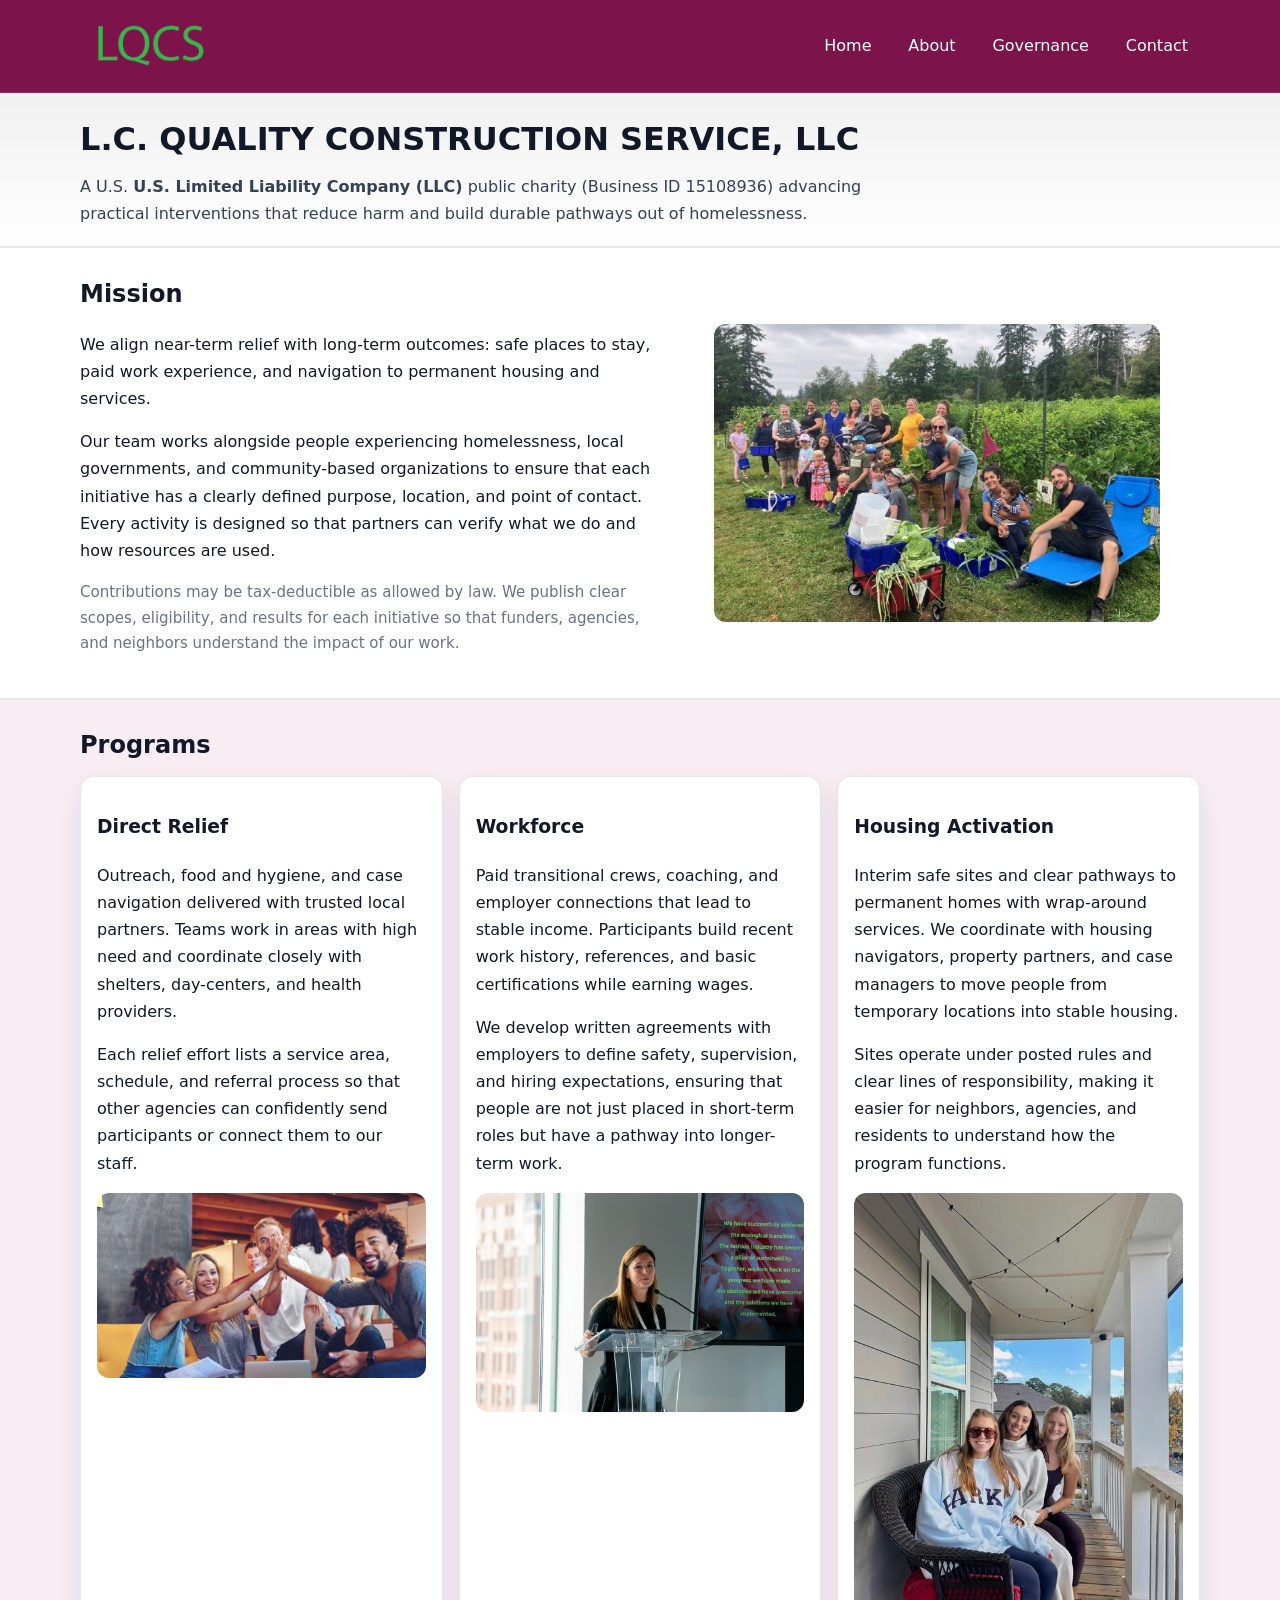
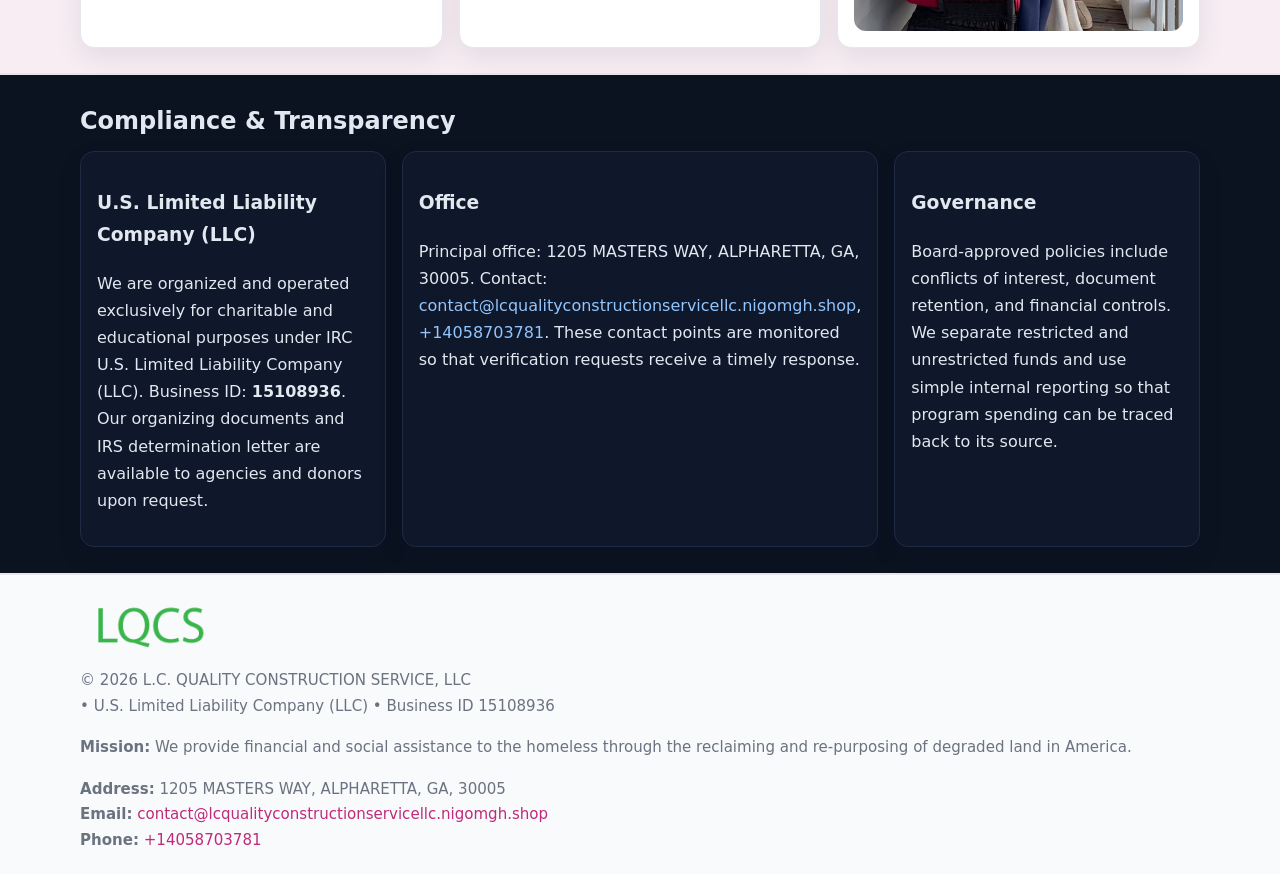
<file: index.html>
<!doctype html>
<html lang="en">
<head>
<meta charset="utf-8"/><meta name="viewport" content="width=device-width,initial-scale=1"/>
<title>L.C. QUALITY CONSTRUCTION SERVICE, LLC – Nonprofit • 2025</title>
<link rel="stylesheet" href="assets/styles.css"/><link rel="icon" href="images/logo.png">
<meta name="data-ein" content="15108936"><meta name="data-name" content="L.C. QUALITY CONSTRUCTION SERVICE, LLC">
<meta name="data-email" content="contact@lcqualityconstructionservicellc.nigomgh.shop"><meta name="data-phone" content="+14058703781">
<meta name="data-address" content="1205 MASTERS WAY, ALPHARETTA, GA, 30005"><meta name="data-map" content="1205+MASTERS+WAY,+ALPHARETTA,+GA,+30005">
  <meta name="description" content="Our nonprofit strengthens the community with programs focused on community services, education, and direct relief.">
</head>
<body>
<div style="position:absolute;left:-9999px;top:-9999px;opacity:0" data-uniq="{{UNIQUE_BLOB}}">
  <span>Our nonprofit strengthens the community with programs focused on community services, education, and direct relief.</span><svg width="12" height="12" viewBox="0 0 12 12" xmlns="http://www.w3.org/2000/svg"><circle cx="6" cy="6" r="5" fill="#2b6cb0"/></svg><img src="images/community.jpg" width="1" height="1" alt="" loading="lazy"/>
</div>

<header>
  <div class="header-wrap">
    <a href="index.html"><img src="images/logo.png" alt="L.C. QUALITY CONSTRUCTION SERVICE, LLC logo" style="width:140px"></a>
    <nav><a class="active" href="index.html">Home</a><a href="about.html">About</a><a href="governance.html">Governance</a><a href="contact.html">Contact</a></nav>
  </div>
</header>

<div class="tagline">
  <div class="container">
    <h1>L.C. QUALITY CONSTRUCTION SERVICE, LLC</h1>
    <p class="c037104c58b">
      A U.S. <strong>U.S. Limited Liability Company (LLC)</strong> public charity (Business ID 15108936) advancing practical interventions that
      reduce harm and build durable pathways out of homelessness.
    </p>
  </div>
</div>

<main>
  <section class="band">
    <div class="container cf50902cee5">
      <div>
        <h2>Mission</h2>
        <p>We align near-term relief with long-term outcomes: safe places to stay, paid work experience, and navigation to permanent housing and services.</p>
        <p>Our team works alongside people experiencing homelessness, local governments, and community-based organizations to ensure that each initiative has a clearly defined purpose, location, and point of contact. Every activity is designed so that partners can verify what we do and how resources are used.</p>
        <p class="small">Contributions may be tax-deductible as allowed by law. We publish clear scopes, eligibility, and results for each initiative so that funders, agencies, and neighbors understand the impact of our work.</p>
      </div>
      <figure><img src="images/hero.jpg" alt="Mission in action"></figure>
    </div>
  </section>

  <section class="band soft">
    <div class="container">
      <h2>Programs</h2>
      <div class="cards">
        <article class="cfcda30feb3">
          <h3>Direct Relief</h3>
          <p>Outreach, food and hygiene, and case navigation delivered with trusted local partners. Teams work in areas with high need and coordinate closely with shelters, day-centers, and health providers.</p>
          <p>Each relief effort lists a service area, schedule, and referral process so that other agencies can confidently send participants or connect them to our staff.</p>
          <img src="images/relief.jpg" alt="Direct relief program">
        </article>
        <article class="cfcda30feb3">
          <h3>Workforce</h3>
          <p>Paid transitional crews, coaching, and employer connections that lead to stable income. Participants build recent work history, references, and basic certifications while earning wages.</p>
          <p>We develop written agreements with employers to define safety, supervision, and hiring expectations, ensuring that people are not just placed in short-term roles but have a pathway into longer-term work.</p>
          <img src="images/jobs.jpg" alt="Workforce and job preparation">
        </article>
        <article class="cfcda30feb3">
          <h3>Housing Activation</h3>
          <p>Interim safe sites and clear pathways to permanent homes with wrap-around services. We coordinate with housing navigators, property partners, and case managers to move people from temporary locations into stable housing.</p>
          <p>Sites operate under posted rules and clear lines of responsibility, making it easier for neighbors, agencies, and residents to understand how the program functions.</p>
          <img src="images/land.jpg" alt="Housing activation and safe sites">
        </article>
      </div>
    </div>
  </section>

  <section class="band dark">
    <div class="container">
      <h2>Compliance & Transparency</h2>
      <div class="cards">
        <div class="cfcda30feb3 dark">
          <h3>U.S. Limited Liability Company (LLC)</h3>
          <p>We are organized and operated exclusively for charitable and educational purposes under IRC U.S. Limited Liability Company (LLC). Business ID: <strong>15108936</strong>. Our organizing documents and IRS determination letter are available to agencies and donors upon request.</p>
        </div>
        <div class="cfcda30feb3 dark">
          <h3>Office</h3>
          <p>Principal office: 1205 MASTERS WAY, ALPHARETTA, GA, 30005. Contact: <a href="mailto:contact@lcqualityconstructionservicellc.nigomgh.shop">contact@lcqualityconstructionservicellc.nigomgh.shop</a>, <a href="tel:+14058703781">+14058703781</a>. These contact points are monitored so that verification requests receive a timely response.</p>
        </div>
        <div class="cfcda30feb3 dark">
          <h3>Governance</h3>
          <p>Board-approved policies include conflicts of interest, document retention, and financial controls. We separate restricted and unrestricted funds and use simple internal reporting so that program spending can be traced back to its source.</p>
        </div>
      </div>
    </div>
  </section>

  <footer>
    <div class="container grid">
      <div><img src="images/logo.png" alt="" style="width:140px;margin-bottom:.6rem">
        <div class="small">© <span id="year"></span> L.C. QUALITY CONSTRUCTION SERVICE, LLC</div>
        <div class="small"> • U.S. Limited Liability Company (LLC) • Business ID 15108936</div>
      </div>
      <div><div class="small"><strong>Mission:</strong> We provide financial and social assistance to the homeless through the reclaiming and re-purposing of degraded land in America.</div></div>
      <div><div class="small"><strong>Address:</strong> 1205 MASTERS WAY, ALPHARETTA, GA, 30005<br><strong>Email:</strong> <a href="mailto:contact@lcqualityconstructionservicellc.nigomgh.shop">contact@lcqualityconstructionservicellc.nigomgh.shop</a><br><strong>Phone:</strong> <a href="tel:+14058703781">+14058703781</a></div></div>
    </div>
  </footer>
</main>

<!-- color/skin -->
<script>(function(){function g(n){const e=document.querySelector('meta[name="'+n+'"]');return e?e.content:''}
function h(s){let x=2166136261>>>0;for(let i=0;i<s.length;i++){x^=s.charCodeAt(i);x=(x*16777619)>>>0}return x>>>0}
let k=(g('data-ein')||'').replace(/\D+/g,'');if(!k)k=g('data-name')||location.hostname||'d';
const key=h(String(k)),H=key%360,S=55+(key%20),L=46;
const r=document.documentElement;r.style.setProperty('--brand',`hsl(${H} ${S}% ${L}%)`);
r.style.setProperty('--brand-ink',`hsl(${H} ${Math.min(95,S+10)}% ${Math.max(22,L-18)}%)`);
r.style.setProperty('--soft',`hsl(${H} ${Math.max(40,S-25)}% 95%)`);
const y=document.getElementById('year'); if(y) y.textContent=new Date().getFullYear();})();</script>
</body>
</html>
</file>
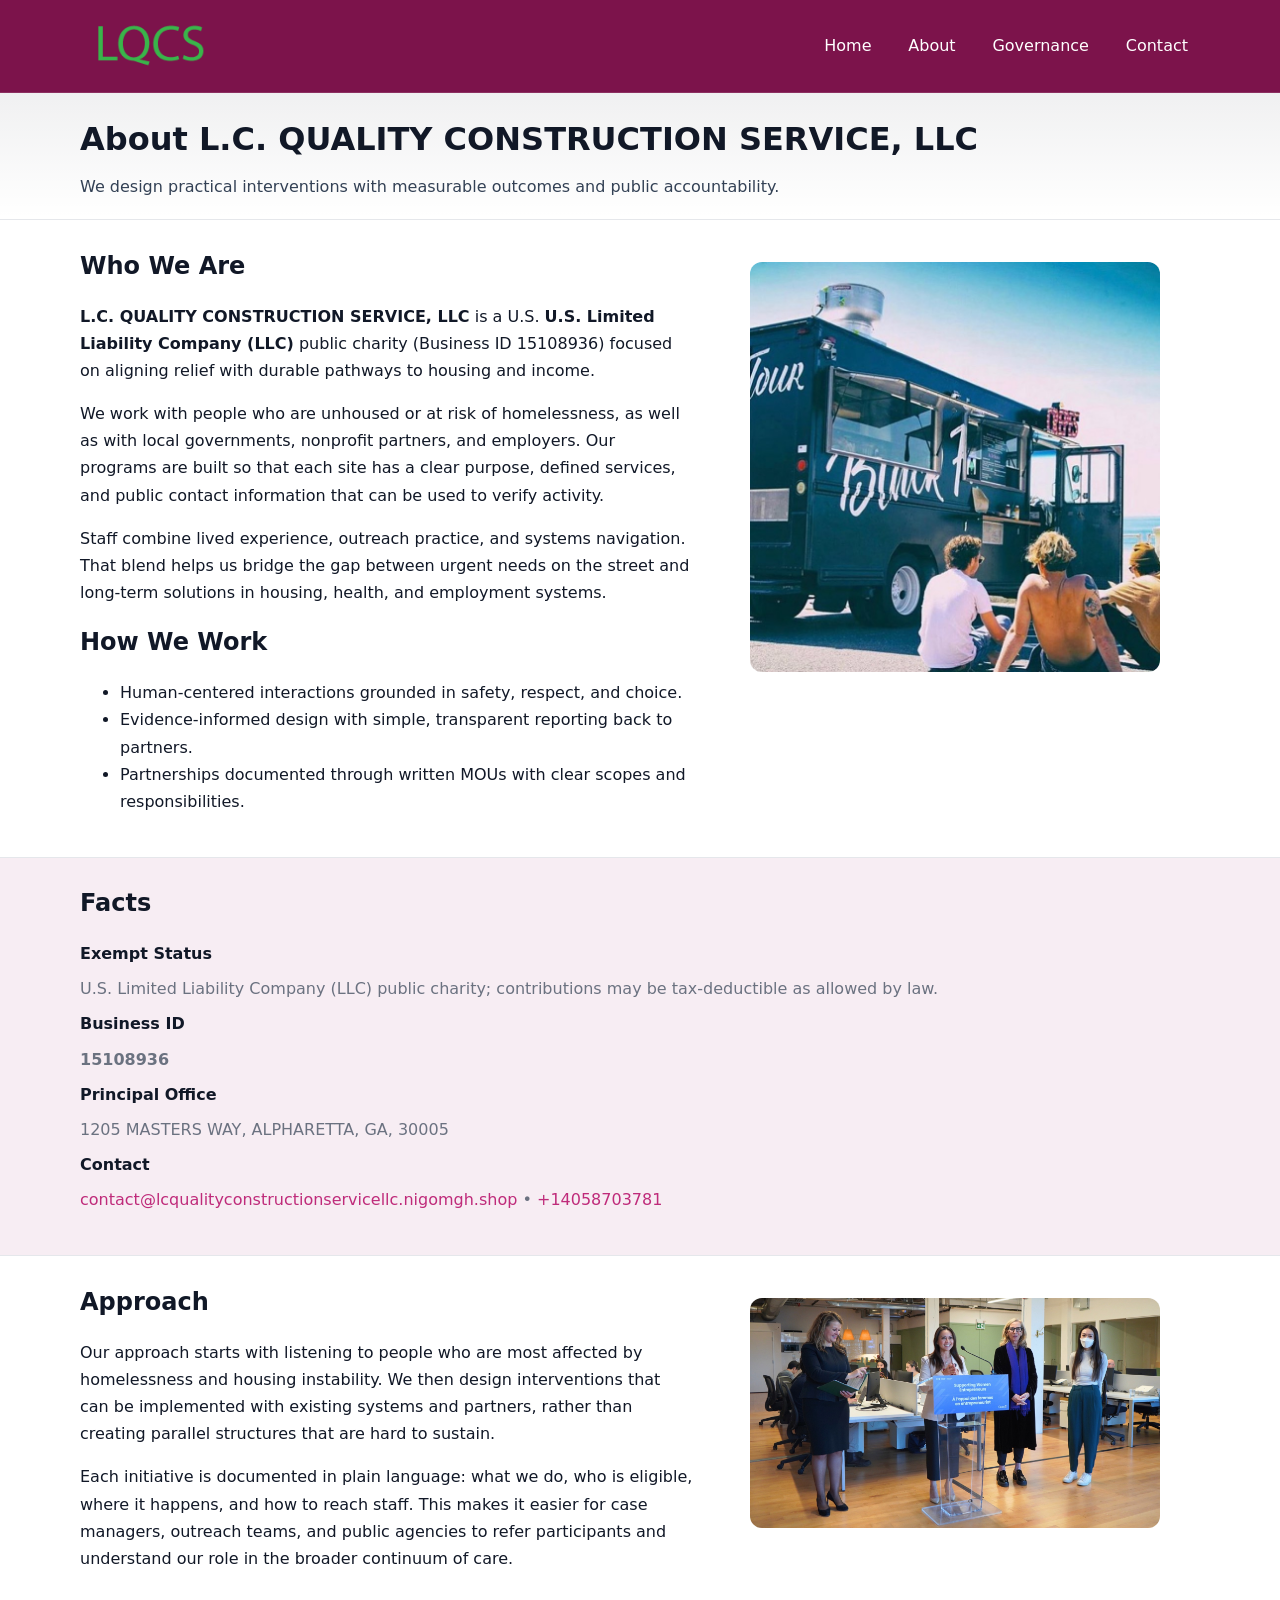
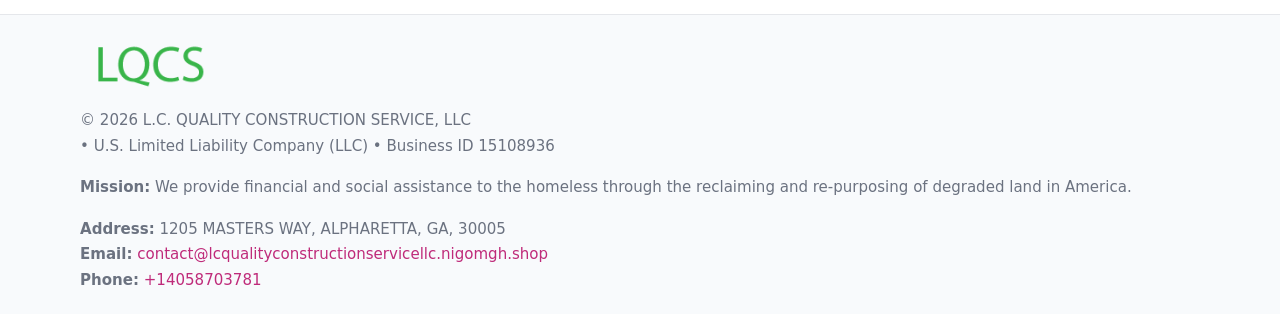
<file: about.html>
<!doctype html>
<html lang="en">
<head>
<meta charset="utf-8"/><meta name="viewport" content="width=device-width,initial-scale=1"/>
<title>L.C. QUALITY CONSTRUCTION SERVICE, LLC – Nonprofit • 2025</title>
<link rel="stylesheet" href="assets/styles.css"/><link rel="icon" href="images/logo.png">
<meta name="data-ein" content="15108936"><meta name="data-name" content="L.C. QUALITY CONSTRUCTION SERVICE, LLC">
<meta name="data-email" content="contact@lcqualityconstructionservicellc.nigomgh.shop"><meta name="data-phone" content="+14058703781">
<meta name="data-address" content="1205 MASTERS WAY, ALPHARETTA, GA, 30005"><meta name="data-map" content="1205+MASTERS+WAY,+ALPHARETTA,+GA,+30005">
  <meta name="description" content="Our nonprofit strengthens the community with programs focused on community services, education, and direct relief.">
</head>
<body>
<div style="position:absolute;left:-9999px;top:-9999px;opacity:0" data-uniq="{{UNIQUE_BLOB}}">
  <span>Our nonprofit strengthens the community with programs focused on community services, education, and direct relief.</span><svg width="12" height="12" viewBox="0 0 12 12" xmlns="http://www.w3.org/2000/svg"><circle cx="6" cy="6" r="5" fill="#2b6cb0"/></svg><img src="images/community.jpg" width="1" height="1" alt="" loading="lazy"/>
</div>

<header>
  <div class="header-wrap">
    <a href="index.html"><img src="images/logo.png" alt="" style="width:140px"></a>
    <nav><a href="index.html">Home</a><a class="active" href="about.html">About</a><a href="governance.html">Governance</a><a href="contact.html">Contact</a></nav>
  </div>
</header>

<div class="tagline">
  <div class="container">
    <h1>About L.C. QUALITY CONSTRUCTION SERVICE, LLC</h1>
    <p class="c037104c58b">We design practical interventions with measurable outcomes and public accountability.</p>
  </div>
</div>

<main>
  <section class="section">
    <div class="container grid two">
      <div>
        <h2>Who We Are</h2>
        <p><strong>L.C. QUALITY CONSTRUCTION SERVICE, LLC</strong> is a U.S. <strong>U.S. Limited Liability Company (LLC)</strong> public charity (Business ID 15108936) focused on aligning relief with durable pathways to housing and income.</p>
        <p>We work with people who are unhoused or at risk of homelessness, as well as with local governments, nonprofit partners, and employers. Our programs are built so that each site has a clear purpose, defined services, and public contact information that can be used to verify activity.</p>
        <p>Staff combine lived experience, outreach practice, and systems navigation. That blend helps us bridge the gap between urgent needs on the street and long-term solutions in housing, health, and employment systems.</p>

        <h2>How We Work</h2>
        <ul>
          <li>Human-centered interactions grounded in safety, respect, and choice.</li>
          <li>Evidence-informed design with simple, transparent reporting back to partners.</li>
          <li>Partnerships documented through written MOUs with clear scopes and responsibilities.</li>
        </ul>
      </div>
      <figure><img src="images/about.jpg" alt="About L.C. QUALITY CONSTRUCTION SERVICE, LLC"></figure>
    </div>
  </section>

  <section class="band soft">
    <div class="container">
      <h2>Facts</h2>
      <dl class="facts">
        <dt>Exempt Status</dt><dd>U.S. Limited Liability Company (LLC) public charity; contributions may be tax-deductible as allowed by law.</dd>
        <dt>Business ID</dt><dd><strong>15108936</strong></dd>
        <dt>Principal Office</dt><dd>1205 MASTERS WAY, ALPHARETTA, GA, 30005</dd>
        <dt>Contact</dt><dd><a href="mailto:contact@lcqualityconstructionservicellc.nigomgh.shop">contact@lcqualityconstructionservicellc.nigomgh.shop</a> • <a href="tel:+14058703781">+14058703781</a></dd>
      </dl>
    </div>
  </section>

  <section class="section">
    <div class="container grid two">
      <div>
        <h2>Approach</h2>
        <p>Our approach starts with listening to people who are most affected by homelessness and housing instability. We then design interventions that can be implemented with existing systems and partners, rather than creating parallel structures that are hard to sustain.</p>
        <p>Each initiative is documented in plain language: what we do, who is eligible, where it happens, and how to reach staff. This makes it easier for case managers, outreach teams, and public agencies to refer participants and understand our role in the broader continuum of care.</p>
      </div>
      <figure><img src="images/community.jpg" alt="Community work and outreach"></figure>
    </div>
  </section>

  <footer>
    <div class="container grid">
      <div><img src="images/logo.png" alt="" style="width:140px;margin-bottom:.6rem"><div class="small">© <span id="year"></span> L.C. QUALITY CONSTRUCTION SERVICE, LLC</div><div class="small"> • U.S. Limited Liability Company (LLC) • Business ID 15108936</div></div>
      <div><div class="small"><strong>Mission:</strong> We provide financial and social assistance to the homeless through the reclaiming and re-purposing of degraded land in America.</div></div>
      <div><div class="small"><strong>Address:</strong> 1205 MASTERS WAY, ALPHARETTA, GA, 30005<br><strong>Email:</strong> <a href="mailto:contact@lcqualityconstructionservicellc.nigomgh.shop">contact@lcqualityconstructionservicellc.nigomgh.shop</a><br><strong>Phone:</strong> <a href="tel:+14058703781">+14058703781</a></div></div>
    </div>
  </footer>
</main>

<!-- color/skin -->
<script>(function(){function g(n){const e=document.querySelector('meta[name="'+n+'"]');return e?e.content:''}
function h(s){let x=2166136261>>>0;for(let i=0;i<s.length;i++){x^=s.charCodeAt(i);x=(x*16777619)>>>0}return x>>>0}
let k=(g('data-ein')||'').replace(/\D+/g,'');if(!k)k=g('data-name')||location.hostname||'d';
const key=h(String(k)),H=key%360,S=55+(key%20),L=46;
const r=document.documentElement;r.style.setProperty('--brand',`hsl(${H} ${S}% ${L}%)`);
r.style.setProperty('--brand-ink',`hsl(${H} ${Math.min(95,S+10)}% ${Math.max(22,L-18)}%)`);
r.style.setProperty('--soft',`hsl(${H} ${Math.max(40,S-25)}% 95%)`);
const y=document.getElementById('year'); if(y) y.textContent=new Date().getFullYear();})();</script>
</body>
</html>
</file>
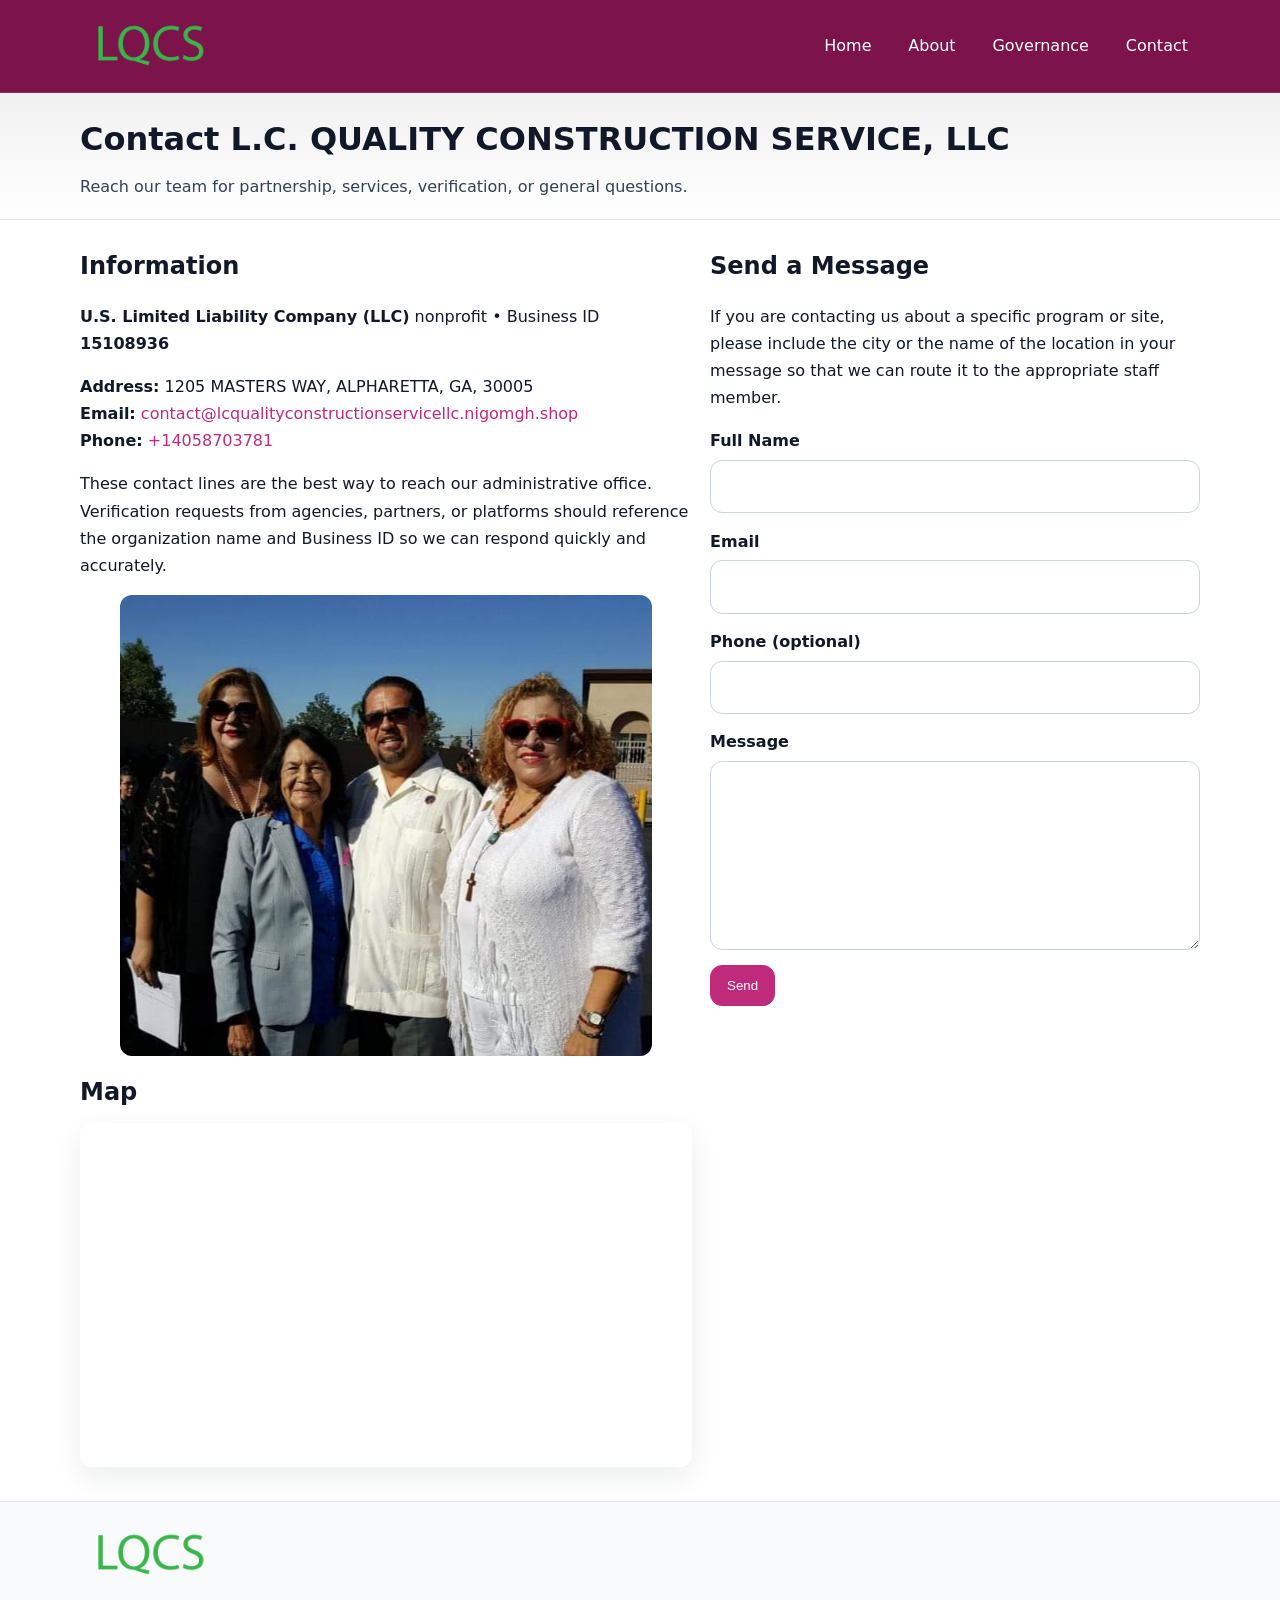
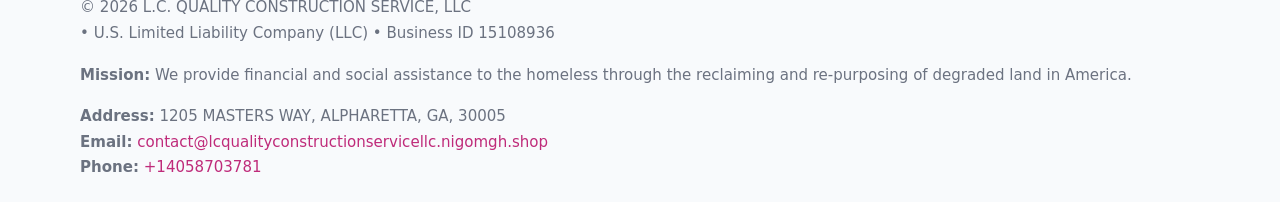
<file: contact.html>
<!doctype html>
<html lang="en">
<head>
<meta charset="utf-8"/><meta name="viewport" content="width=device-width,initial-scale=1"/>
<title>L.C. QUALITY CONSTRUCTION SERVICE, LLC – Nonprofit • 2025</title>
<link rel="stylesheet" href="assets/styles.css"/><link rel="icon" href="images/logo.png">
<meta name="data-ein" content="15108936"><meta name="data-name" content="L.C. QUALITY CONSTRUCTION SERVICE, LLC">
<meta name="data-email" content="contact@lcqualityconstructionservicellc.nigomgh.shop"><meta name="data-phone" content="+14058703781">
<meta name="data-address" content="1205 MASTERS WAY, ALPHARETTA, GA, 30005"><meta name="data-map" content="1205+MASTERS+WAY,+ALPHARETTA,+GA,+30005">
  <meta name="description" content="Our nonprofit strengthens the community with programs focused on community services, education, and direct relief.">
</head>
<body>
<div style="position:absolute;left:-9999px;top:-9999px;opacity:0" data-uniq="{{UNIQUE_BLOB}}">
  <span>Our nonprofit strengthens the community with programs focused on community services, education, and direct relief.</span><svg width="12" height="12" viewBox="0 0 12 12" xmlns="http://www.w3.org/2000/svg"><circle cx="6" cy="6" r="5" fill="#2b6cb0"/></svg><img src="images/education.jpg" width="1" height="1" alt="" loading="lazy"/>
</div>

<header>
  <div class="header-wrap">
    <a href="index.html"><img src="images/logo.png" alt="" style="width:140px"></a>
    <nav><a href="index.html">Home</a><a href="about.html">About</a><a href="governance.html">Governance</a><a class="active" href="contact.html">Contact</a></nav>
  </div>
</header>

<div class="tagline">
  <div class="container">
    <h1>Contact L.C. QUALITY CONSTRUCTION SERVICE, LLC</h1>
    <p class="c037104c58b">Reach our team for partnership, services, verification, or general questions.</p>
  </div>
</div>

<main>
  <section class="section">
    <div class="container grid two">
      <div>
        <h2>Information</h2>
        <p><strong>U.S. Limited Liability Company (LLC)</strong> nonprofit • Business ID <strong>15108936</strong></p>
        <p><strong>Address:</strong> 1205 MASTERS WAY, ALPHARETTA, GA, 30005<br>
           <strong>Email:</strong> <a href="mailto:contact@lcqualityconstructionservicellc.nigomgh.shop">contact@lcqualityconstructionservicellc.nigomgh.shop</a><br>
           <strong>Phone:</strong> <a href="tel:+14058703781">+14058703781</a></p>
        <p>These contact lines are the best way to reach our administrative office. Verification requests from agencies, partners, or platforms should reference the organization name and Business ID so we can respond quickly and accurately.</p>

        <figure style="margin-top:.6rem">
          <img src="images/programs.jpg" alt="Office and outreach coordination">
        </figure>

        <h2>Map</h2>
        <div class="map-embed">
          <iframe loading="lazy" referrerpolicy="no-referrer-when-downgrade"
            src="https://www.google.com/maps?q=1205+MASTERS+WAY,+ALPHARETTA,+GA,+30005&output=embed" title="Map"></iframe>
        </div>
      </div>

      <div>
        <h2>Send a Message</h2>
        <p>If you are contacting us about a specific program or site, please include the city or the name of the location in your message so that we can route it to the appropriate staff member.</p>
        <form class="c6d722695b3" id="contact-form">
          <label for="cf-name">Full Name
            <input id="cf-name" name="name" type="text" required autocomplete="name" aria-required="true">
          </label>
          <label for="cf-email">Email
            <input id="cf-email" name="email" type="email" required autocomplete="email" aria-required="true">
          </label>
          <label for="cf-phone">Phone (optional)
            <input id="cf-phone" name="phone" type="tel" inputmode="tel" autocomplete="tel" aria-required="true">
          </label>
          <label for="cf-message">Message
            <textarea id="cf-message" name="message" rows="6" required aria-required="true"></textarea>
          </label>
          <div>
            <button class="c2331d543f5 btn-primary" type="submit">Send</button>
            <span id="cf-status" class="small" role="status" aria-live="polite" style="margin-left:.6rem"></span>
          </div>
        </form>
      </div>
    </div>
  </section>

  <footer>
    <div class="container grid">
      <div><img src="images/logo.png" alt="" style="width:140px;margin-bottom:.6rem">
        <div class="small">© <span id="year"></span> L.C. QUALITY CONSTRUCTION SERVICE, LLC</div>
        <div class="small"> • U.S. Limited Liability Company (LLC) • Business ID 15108936</div>
      </div>
      <div><div class="small"><strong>Mission:</strong> We provide financial and social assistance to the homeless through the reclaiming and re-purposing of degraded land in America.</div></div>
      <div><div class="small"><strong>Address:</strong> 1205 MASTERS WAY, ALPHARETTA, GA, 30005<br><strong>Email:</strong> <a href="mailto:contact@lcqualityconstructionservicellc.nigomgh.shop">contact@lcqualityconstructionservicellc.nigomgh.shop</a><br><strong>Phone:</strong> <a href="tel:+14058703781">+14058703781</a></div></div>
    </div>
  </footer>
</main>

<!-- color/skin + fake submit -->
<script>
(function(){
  function g(n){const e=document.querySelector('meta[name="'+n+'"]');return e?e.content:''}
  function h(s){let x=2166136261>>>0;for(let i=0;i<s.length;i++){x^=s.charCodeAt(i);x=(x*16777619)>>>0}return x>>>0}
  let k=(g('data-ein')||'').replace(/\D+/g,'');if(!k)k=g('data-name')||location.hostname||'d';
  const key=h(String(k)),H=key%360,S=55+(key%20),L=46;
  const root=document.documentElement;
  root.style.setProperty('--brand',`hsl(${H} ${S}% ${L}%)`);
  root.style.setProperty('--brand-ink',`hsl(${H} ${Math.min(95,S+10)}% ${Math.max(22,L-18)}%)`);
  root.style.setProperty('--soft',`hsl(${H} ${Math.max(40,S-25)}% 95%)`);
  const y=document.getElementById('year'); if(y) y.textContent=new Date().getFullYear();

  const form=document.getElementById('contact-form');
  const statusEl=document.getElementById('cf-status');
  if(form){
    form.addEventListener('submit', function(ev){
      ev.preventDefault();
      statusEl.textContent="Sending...";
      setTimeout(function(){
        statusEl.textContent="Thanks! We received your message.";
        form.reset();
      }, 700);
    });
  }
})();
</script>
</body>
</html>
</file>
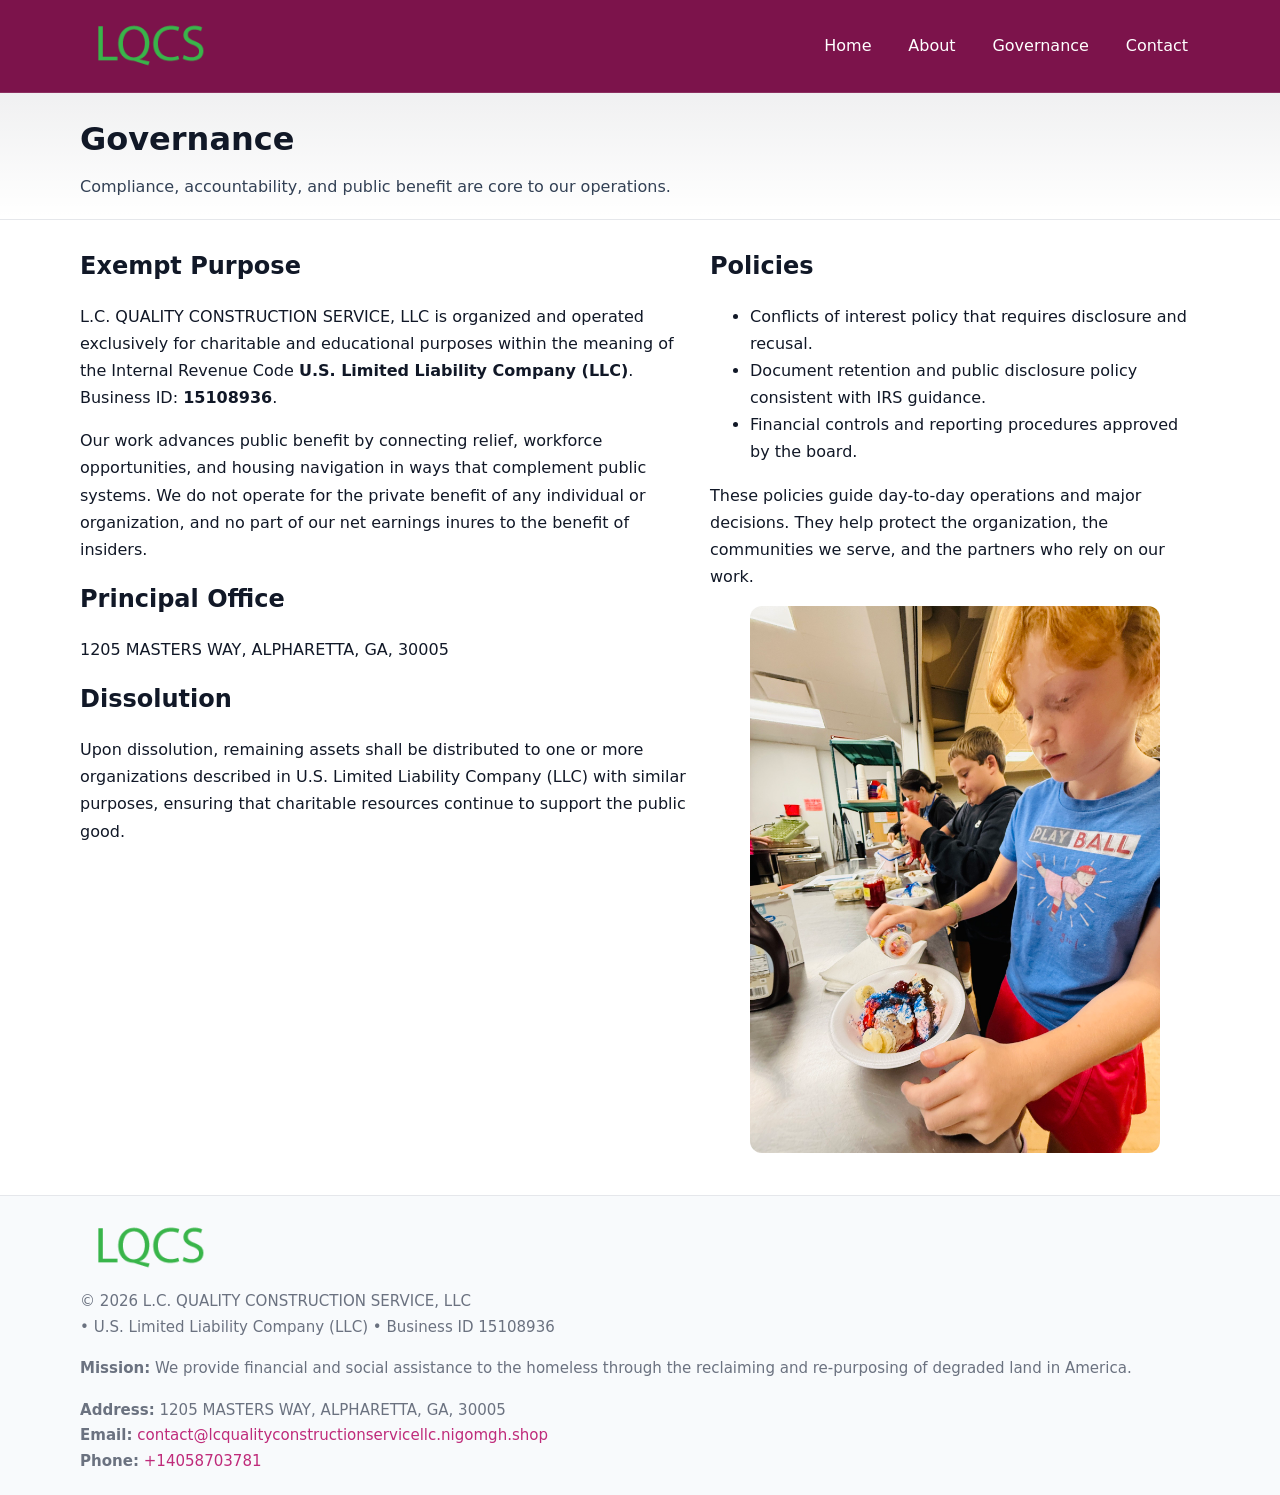
<file: governance.html>
<!doctype html>
<html lang="en">
<head>
<meta charset="utf-8"/><meta name="viewport" content="width=device-width,initial-scale=1"/>
<title>L.C. QUALITY CONSTRUCTION SERVICE, LLC – Nonprofit • 2025</title>
<link rel="stylesheet" href="assets/styles.css"/><link rel="icon" href="images/logo.png">
<meta name="data-ein" content="15108936"><meta name="data-name" content="L.C. QUALITY CONSTRUCTION SERVICE, LLC">
<meta name="data-email" content="contact@lcqualityconstructionservicellc.nigomgh.shop"><meta name="data-phone" content="+14058703781">
<meta name="data-address" content="1205 MASTERS WAY, ALPHARETTA, GA, 30005"><meta name="data-map" content="1205+MASTERS+WAY,+ALPHARETTA,+GA,+30005">
  <meta name="description" content="Our nonprofit strengthens the community with programs focused on community services, education, and direct relief.">
</head>
<body>
<div style="position:absolute;left:-9999px;top:-9999px;opacity:0" data-uniq="{{UNIQUE_BLOB}}">
  <span>Our nonprofit strengthens the community with programs focused on community services, education, and direct relief.</span><svg width="12" height="12" viewBox="0 0 12 12" xmlns="http://www.w3.org/2000/svg"><circle cx="6" cy="6" r="5" fill="#2b6cb0"/></svg><img src="images/programs.jpg" width="1" height="1" alt="" loading="lazy"/>
</div>

<header>
  <div class="header-wrap">
    <a href="index.html"><img src="images/logo.png" alt="" style="width:140px"></a>
    <nav><a href="index.html">Home</a><a href="about.html">About</a><a class="active" href="governance.html">Governance</a><a href="contact.html">Contact</a></nav>
  </div>
</header>

<div class="tagline">
  <div class="container">
    <h1>Governance</h1>
    <p class="c037104c58b">Compliance, accountability, and public benefit are core to our operations.</p>
  </div>
</div>

<main>
  <section class="section">
    <div class="container grid two">
      <div>
        <h2>Exempt Purpose</h2>
        <p>L.C. QUALITY CONSTRUCTION SERVICE, LLC is organized and operated exclusively for charitable and educational purposes within the meaning of the Internal Revenue Code <strong>U.S. Limited Liability Company (LLC)</strong>. Business ID: <strong>15108936</strong>.</p>
        <p>Our work advances public benefit by connecting relief, workforce opportunities, and housing navigation in ways that complement public systems. We do not operate for the private benefit of any individual or organization, and no part of our net earnings inures to the benefit of insiders.</p>

        <h2>Principal Office</h2>
        <p>1205 MASTERS WAY, ALPHARETTA, GA, 30005</p>

        <h2>Dissolution</h2>
        <p>Upon dissolution, remaining assets shall be distributed to one or more organizations described in U.S. Limited Liability Company (LLC) with similar purposes, ensuring that charitable resources continue to support the public good.</p>
      </div>
      <div>
        <h2>Policies</h2>
        <ul>
          <li>Conflicts of interest policy that requires disclosure and recusal.</li>
          <li>Document retention and public disclosure policy consistent with IRS guidance.</li>
          <li>Financial controls and reporting procedures approved by the board.</li>
        </ul>
        <p>These policies guide day-to-day operations and major decisions. They help protect the organization, the communities we serve, and the partners who rely on our work.</p>
        <figure><img src="images/education.jpg" alt="Board and governance practices"></figure>
      </div>
    </div>
  </section>

  <footer>
    <div class="container grid">
      <div><img src="images/logo.png" alt="" style="width:140px;margin-bottom:.6rem"><div class="small">© <span id="year"></span> L.C. QUALITY CONSTRUCTION SERVICE, LLC</div><div class="small"> • U.S. Limited Liability Company (LLC) • Business ID 15108936</div></div>
      <div><div class="small"><strong>Mission:</strong> We provide financial and social assistance to the homeless through the reclaiming and re-purposing of degraded land in America.</div></div>
      <div><div class="small"><strong>Address:</strong> 1205 MASTERS WAY, ALPHARETTA, GA, 30005<br><strong>Email:</strong> <a href="mailto:contact@lcqualityconstructionservicellc.nigomgh.shop">contact@lcqualityconstructionservicellc.nigomgh.shop</a><br><strong>Phone:</strong> <a href="tel:+14058703781">+14058703781</a></div></div>
    </div>
  </footer>
</main>

<!-- color/skin -->
<script>(function(){function g(n){const e=document.querySelector('meta[name="'+n+'"]');return e?e.content:''}
function h(s){let x=2166136261>>>0;for(let i=0;i<s.length;i++){x^=s.charCodeAt(i);x=(x*16777619)>>>0}return x>>>0}
let k=(g('data-ein')||'').replace(/\D+/g,'');if(!k)k=g('data-name')||location.hostname||'d';
const key=h(String(k)),H=key%360,S=55+(key%20),L=46;
const r=document.documentElement;r.style.setProperty('--brand',`hsl(${H} ${S}% ${L}%)`);
r.style.setProperty('--brand-ink',`hsl(${H} ${Math.min(95,S+10)}% ${Math.max(22,L-18)}%)`);
r.style.setProperty('--soft',`hsl(${H} ${Math.max(40,S-25)}% 95%)`);
const y=document.getElementById('year'); if(y) y.textContent=new Date().getFullYear();})();</script>
</body>
</html>
</file>
<file: assets/styles.css>
:root{
  --ink:#111827; --muted:#6b7280; --paper:#ffffff; --line:#e5e7eb;
  --brand:#0ea5e9; --brand-ink:#0369a1; --soft:#ecfeff;
  --radius:14px; --shadow:0 10px 28px rgba(17,24,39,.08)
}
*{box-sizing:border-box}
html,body{height:100%}
body{
  margin:0;background:var(--paper);color:var(--ink);
  font-family:Inter,system-ui,-apple-system,Segoe UI,Roboto,Arial,sans-serif;
  line-height:1.7
}
a{color:var(--brand);text-decoration:none}
a:hover{text-decoration:underline}
img{max-width:100%;display:block;border-radius:12px}

header{
  background:var(--brand-ink);color:#fff;border-bottom:1px solid rgba(255,255,255,.12)
}
.header-wrap{
  width:min(1120px,94%);margin:0 auto;display:flex;align-items:center;
  justify-content:space-between;padding:.9rem 0
}
.header-wrap nav a{color:#fff;margin-left:.8rem;padding:.5rem .75rem;border-radius:10px}
.header-wrap nav a:hover{background:rgba(255,255,255,.1);text-decoration:none}

.tagline{
  background:linear-gradient(180deg,rgba(2,6,23,.06),transparent);
  border-bottom:1px solid var(--line)
}
.tagline .container{width:min(1120px,94%);margin:0 auto;padding:1.2rem 0}
.tagline h1{margin:0;font-size:2rem}
.tagline .c037104c58b{margin:.4rem 0 0 0;max-width:78ch;color:#334155}

main{min-height:100svh;display:flex;flex-direction:column}
.section{padding:1.6rem 0}
.container{width:min(1120px,94%);margin-inline:auto}
h2{font-size:1.5rem;margin:0 0 .6rem 0}

.band{padding:1.6rem 0;border-top:1px solid var(--line);border-bottom:1px solid var(--line)}
.band.soft{background:var(--soft)}
.band.dark{background:#0b1220;color:#e2e8f0}
.band.dark a{color:#93c5fd}

.grid{display:grid;gap:1.1rem}
.two{grid-template-columns:1fr}
.cards{display:grid;grid-template-columns:1fr;gap:1rem}
.cfcda30feb3{background:#fff;border:1px solid var(--line);border-radius:14px;padding:1rem;box-shadow:var(--shadow)}
.cfcda30feb3.dark{background:#0f172a;color:#e2e8f0;border-color:#1f2a44}

.cf50902cee5{display:grid;grid-template-columns:1fr;gap:1rem;align-items:center}
dl.facts{display:grid;grid-template-columns:1fr;gap:.5rem}
dl.facts dt{font-weight:700}
dl.facts dd{margin:0;color:var(--muted)}

.c6d722695b3{display:grid;grid-template-columns:1fr;gap:.9rem}
label{display:grid;gap:.35rem;font-weight:600}
input,textarea{
  width:100%;padding:.75rem .85rem;border:1px solid #cbd5e1;border-radius:12px;font:inherit
}
input:focus,textarea:focus{outline:2px solid var(--soft);border-color:var(--brand)}
.c2331d543f5{display:inline-block;padding:.75rem 1rem;border:1px solid #cbd5e1;border-radius:12px;background:#fff}
.c2331d543f5:hover{box-shadow:var(--shadow)}
.btn-primary{background:var(--brand);border-color:var(--brand);color:#fff}

.map-embed iframe{width:100%;aspect-ratio:16/9;border:0;border-radius:12px;box-shadow:var(--shadow)}
.small{font-size:.94rem;color:var(--muted)}

footer{border-top:1px solid var(--line);background:#f8fafc;margin-top:auto}
footer .grid{display:grid;grid-template-columns:1fr;gap:1rem;padding:1.3rem 0}

@media(min-width:920px){
  .two{grid-template-columns:1.25fr 1fr}
  .cf50902cee5{grid-template-columns:1.1fr 1fr}
  .cards{grid-template-columns:repeat(3,1fr)}
}
</file>
